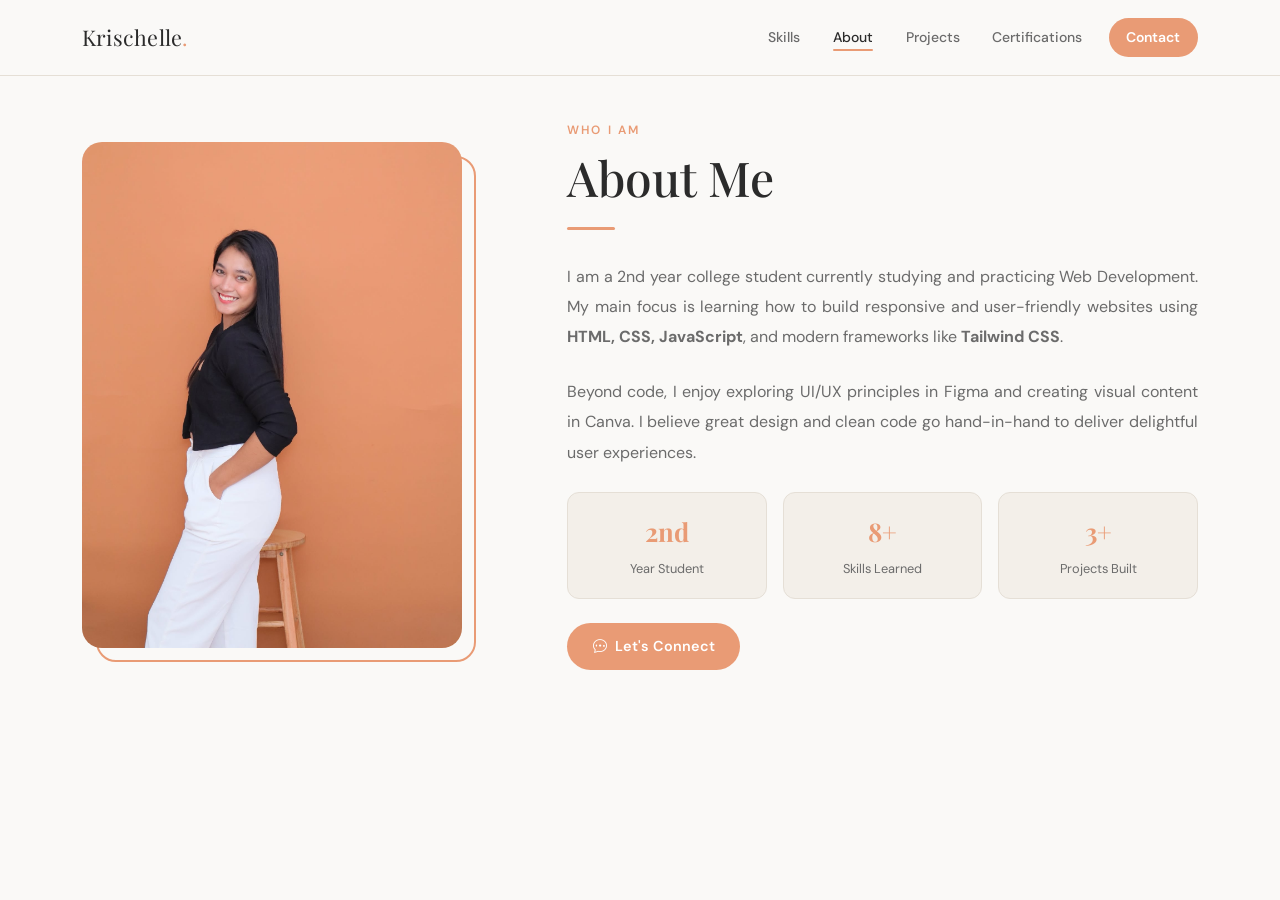
<file: about.html>
<!DOCTYPE html>
<html lang="en">
<head>
  <meta charset="UTF-8" />
  <meta name="viewport" content="width=device-width, initial-scale=1.0" />
  <title>About — Krischelle N. De Villa</title>
  <link href="https://cdn.jsdelivr.net/npm/bootstrap@5.3.3/dist/css/bootstrap.min.css" rel="stylesheet" />
  <link href="https://cdn.jsdelivr.net/npm/bootstrap-icons@1.11.3/font/bootstrap-icons.css" rel="stylesheet" />
  <link href="https://fonts.googleapis.com/css2?family=Playfair+Display:ital,wght@0,400;0,700;1,400&family=DM+Sans:wght@300;400;500;600&display=swap" rel="stylesheet" />
  <link rel="stylesheet" href="styles.css">
</head>
<body>
<nav id="mainNav" class="navbar navbar-expand-lg fixed-top" aria-label="Main navigation">
  <div class="container">
    <a class="navbar-brand" href="index.html">Krischelle<span>.</span></a>
    <button class="navbar-toggler" type="button" data-bs-toggle="collapse" data-bs-target="#navbarContent" aria-controls="navbarContent" aria-expanded="false" aria-label="Toggle navigation">
      <span class="navbar-toggler-icon"></span>
    </button>
    <div class="collapse navbar-collapse justify-content-end" id="navbarContent">
      <ul class="navbar-nav align-items-lg-center gap-lg-1 mt-3 mt-lg-0">
        <li class="nav-item"><a class="nav-link" href="index.html#skills">Skills</a></li>
        <li class="nav-item"><a class="nav-link active" href="about.html">About</a></li>
        <li class="nav-item"><a class="nav-link" href="index.html#projects">Projects</a></li>
        <li class="nav-item"><a class="nav-link" href="index.html#certifications">Certifications</a></li>
        <li class="nav-item"><a class="nav-link nav-cta" href="contact.html">Contact</a></li>
      </ul>
    </div>
  </div>
</nav>

<section id="about" style="padding-top: 120px;">
  <div class="container">
    <div class="row align-items-center g-5">
      <div class="col-lg-5 d-flex justify-content-center justify-content-lg-start">
        <div class="about-img-wrap">
          <img src="hero-profile.jpeg" alt="Krischelle N. De Villa" class="about-photo" />
        </div>
      </div>
      <div class="col-lg-7">
        <p class="section-label">Who I Am</p>
        <h2 class="section-title">About Me</h2>
        <div class="section-divider"></div>
        <p class="mb-4" style="font-size:1rem;color:var(--text-muted);line-height:1.9;text-align:justify;">
          I am a 2nd year college student currently studying and practicing Web Development.
          My main focus is learning how to build responsive and user-friendly websites using
          <strong>HTML, CSS, JavaScript</strong>, and modern frameworks like
          <strong>Tailwind CSS</strong>.
        </p>
        <p class="mb-4" style="font-size:1rem;color:var(--text-muted);line-height:1.9;text-align:justify;">
          Beyond code, I enjoy exploring UI/UX principles in Figma and creating
          visual content in Canva. I believe great design and clean code go
          hand-in-hand to deliver delightful user experiences.
        </p>
        <div class="row g-3 mb-4">
          <div class="col-4">
            <div class="about-stat">
              <strong>2nd</strong>
              <span>Year Student</span>
            </div>
          </div>
          <div class="col-4">
            <div class="about-stat">
              <strong>8+</strong>
              <span>Skills Learned</span>
            </div>
          </div>
          <div class="col-4">
            <div class="about-stat">
              <strong>3+</strong>
              <span>Projects Built</span>
            </div>
          </div>
        </div>
        <a href="contact.html" class="btn-accent">
          <i class="bi bi-chat-dots"></i> Let's Connect
        </a>
      </div>
    </div>
  </div>
</section>

<script src="https://cdn.jsdelivr.net/npm/bootstrap@5.3.3/dist/js/bootstrap.bundle.min.js"></script>
<script>
  document.getElementById('yr').textContent = new Date().getFullYear();
  const nav = document.getElementById('mainNav');
  window.addEventListener('scroll', () => {
    nav.classList.toggle('scrolled', window.scrollY > 40);
  }, { passive: true });
</script>
</body>
</html>
</file>
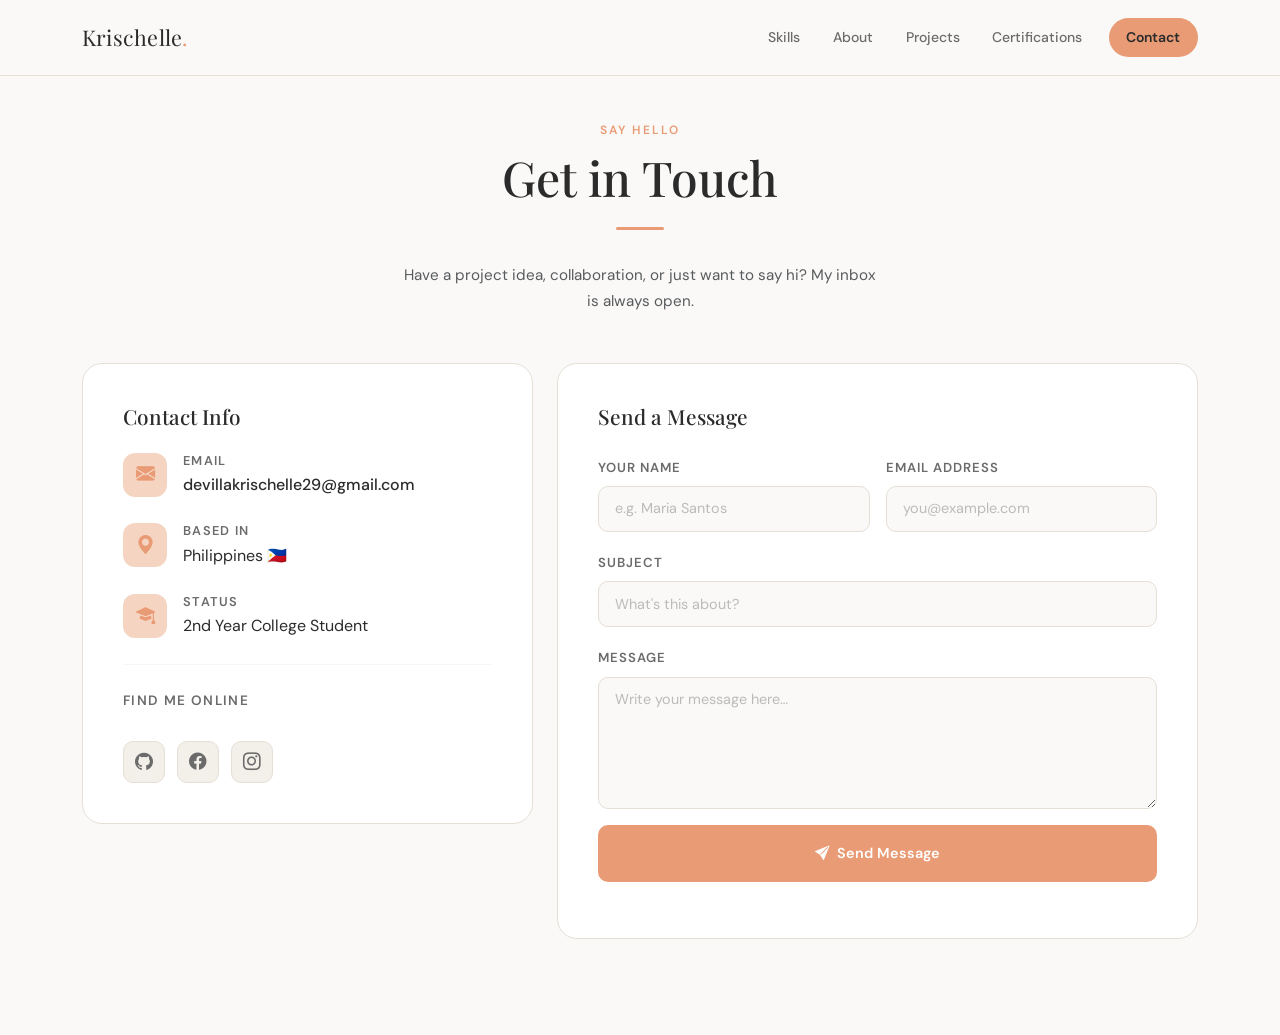
<file: contact.html>
<!DOCTYPE html>
<html lang="en">
<head>
  <meta charset="UTF-8" />
  <meta name="viewport" content="width=device-width, initial-scale=1.0" />
  <title>Contact — Krischelle N. De Villa</title>
  <link href="https://cdn.jsdelivr.net/npm/bootstrap@5.3.3/dist/css/bootstrap.min.css" rel="stylesheet" />
  <link href="https://cdn.jsdelivr.net/npm/bootstrap-icons@1.11.3/font/bootstrap-icons.css" rel="stylesheet" />
  <link href="https://fonts.googleapis.com/css2?family=Playfair+Display:ital,wght@0,400;0,700;1,400&family=DM+Sans:wght@300;400;500;600&display=swap" rel="stylesheet" />
  <link rel="stylesheet" href="styles.css">
</head>
<body>
<nav id="mainNav" class="navbar navbar-expand-lg fixed-top" aria-label="Main navigation">
  <div class="container">
    <a class="navbar-brand" href="index.html">Krischelle<span>.</span></a>
    <button class="navbar-toggler" type="button" data-bs-toggle="collapse" data-bs-target="#navbarContent" aria-controls="navbarContent" aria-expanded="false" aria-label="Toggle navigation">
      <span class="navbar-toggler-icon"></span>
    </button>
    <div class="collapse navbar-collapse justify-content-end" id="navbarContent">
      <ul class="navbar-nav align-items-lg-center gap-lg-1 mt-3 mt-lg-0">
        <li class="nav-item"><a class="nav-link" href="index.html#skills">Skills</a></li>
        <li class="nav-item"><a class="nav-link" href="about.html">About</a></li>
        <li class="nav-item"><a class="nav-link" href="index.html#projects">Projects</a></li>
        <li class="nav-item"><a class="nav-link" href="index.html#certifications">Certifications</a></li>
        <li class="nav-item"><a class="nav-link nav-cta active" href="contact.html">Contact</a></li>
      </ul>
    </div>
  </div>
</nav>

<section id="contact" style="padding-top: 120px;">
  <div class="container">
    <div class="text-center mb-5">
      <p class="section-label">Say Hello</p>
      <h2 class="section-title">Get in Touch</h2>
      <div class="section-divider mx-auto"></div>
      <p class="text-muted mx-auto" style="max-width:480px;font-size:.95rem;">
        Have a project idea, collaboration, or just want to say hi?
        My inbox is always open.
      </p>
    </div>
    <div class="row g-4 align-items-start">
      <div class="col-lg-5">
        <div class="contact-card h-100">
          <h4 style="font-size:1.3rem;margin-bottom:1.5rem;">Contact Info</h4>
          <div class="contact-info-item">
            <div class="contact-icon"><i class="bi bi-envelope-fill"></i></div>
            <div>
              <h6>Email</h6>
              <a href="mailto:devillakrischelle29@gmail.com">devillakrischelle29@gmail.com</a>
            </div>
          </div>
          <div class="contact-info-item">
            <div class="contact-icon"><i class="bi bi-geo-alt-fill"></i></div>
            <div>
              <h6>Based In</h6>
              <span>Philippines 🇵🇭</span>
            </div>
          </div>
          <div class="contact-info-item">
            <div class="contact-icon"><i class="bi bi-mortarboard-fill"></i></div>
            <div>
              <h6>Status</h6>
              <span>2nd Year College Student</span>
            </div>
          </div>
          <hr style="border-color:var(--border);margin:1.5rem 0;" />
          <p style="font-size:.85rem;font-weight:600;color:var(--text-muted);text-transform:uppercase;letter-spacing:.1em;margin-bottom:.75rem;">
            Find Me Online
          </p>
          <div class="social-links">
            <a href="https://github.com/Krischelledv" class="social-link" aria-label="GitHub">
              <i class="bi bi-github"></i>
            </a>
            <a href="https://www.facebook.com/kedvlla?rdid=HtOfgwgCRjmj9vy3&share_url=https%3A%2F%2Fwww.facebook.com%2Fshare%2F1NdjQKnb3G%2F" class="social-link" aria-label="Facebook">
              <i class="bi bi-facebook"></i>
            </a>
            <a href="https://www.instagram.com/krischelle.dvll?igsh=b2VoeWIwMWd4cmJo" class="social-link" aria-label="Instagram">
              <i class="bi bi-instagram"></i>
            </a>
          </div>
        </div>
      </div>
      <div class="col-lg-7">
        <div class="contact-card">
          <h4 style="font-size:1.3rem;margin-bottom:1.5rem;">Send a Message</h4>
          <form id="contactForm" novalidate>
            <div class="row g-3">
              <div class="col-sm-6">
                <label for="contactName" class="form-label">Your Name</label>
                <input type="text" id="contactName" name="name" class="form-control" placeholder="e.g. Maria Santos" required autocomplete="name" />
              </div>
              <div class="col-sm-6">
                <label for="contactEmail" class="form-label">Email Address</label>
                <input type="email" id="contactEmail" name="email" class="form-control" placeholder="you@example.com" required autocomplete="email" />
              </div>
              <div class="col-12">
                <label for="contactSubject" class="form-label">Subject</label>
                <input type="text" id="contactSubject" name="subject" class="form-control" placeholder="What's this about?" />
              </div>
              <div class="col-12">
                <label for="contactMessage" class="form-label">Message</label>
                <textarea id="contactMessage" name="message" class="form-control" placeholder="Write your message here…" rows="5" required></textarea>
              </div>
              <div class="col-12">
                <button type="submit" class="btn-accent w-100 justify-content-center py-3" id="submitBtn" style="border-radius:10px;">
                  <i class="bi bi-send-fill"></i> Send Message
                </button>
                <div id="formFeedback" class="mt-3" aria-live="polite"></div>
              </div>
            </div>
          </form>
        </div>
      </div>
    </div>
  </div>
</section>

<script src="https://cdn.jsdelivr.net/npm/bootstrap@5.3.3/dist/js/bootstrap.bundle.min.js"></script>
<script>
  document.getElementById('yr').textContent = new Date().getFullYear();
  const nav = document.getElementById('mainNav');
  window.addEventListener('scroll', () => {
    nav.classList.toggle('scrolled', window.scrollY > 40);
  }, { passive: true });
  document.getElementById('contactForm').addEventListener('submit', function(e) {
    e.preventDefault();
    const btn = document.getElementById('submitBtn');
    const fb = document.getElementById('formFeedback');
    btn.innerHTML = '<i class="bi bi-hourglass-split"></i> Sending…';
    btn.disabled = true;
    setTimeout(() => {
      btn.innerHTML = '<i class="bi bi-check-circle-fill"></i> Message Sent!';
      btn.style.background = '#4caf82';
      fb.innerHTML = '<p style="color:#4caf82;font-size:.88rem;"><i class="bi bi-check-circle"></i> Thanks! I\'ll get back to you soon.</p>';
      this.reset();
      setTimeout(() => {
        btn.innerHTML = '<i class="bi bi-send-fill"></i> Send Message';
        btn.style.background = '';
        btn.disabled = false;
        fb.innerHTML = '';
      }, 4000);
    }, 1400);
  });
</script>
</body>
</html>
</file>
<file: styles.css>
/* ─── CSS Variables ─── */
    :root {
      --accent:       #e99b75;
      --accent-dark:  #d4825a;
      --accent-light: #f5d5c2;
      --bg:           #faf9f7;
      --bg-alt:       #f3efe9;
      --text:         #2b2b2b;
      --text-muted:   #6b6b6b;
      --border:       #e5dfd6;
      --white:        #ffffff;
    }

    /* ─── Base ─── */
    *, *::before, *::after { box-sizing: border-box; margin: 0; padding: 0; }

    html { scroll-behavior: smooth; }

    body {
      font-family: 'DM Sans', sans-serif;
      background-color: var(--bg);
      color: var(--text);
      line-height: 1.75;
      overflow-x: hidden;
    }

    h1, h2, h3, h4 {
      font-family: 'Playfair Display', serif;
      color: var(--text);
    }

    a { text-decoration: none; color: inherit; }

    img { display: block; max-width: 100%; }

    section { padding: 96px 0; }

    /* ─── Section Label ─── */
    .section-label {
      font-family: 'DM Sans', sans-serif;
      font-size: .75rem;
      font-weight: 600;
      letter-spacing: .18em;
      text-transform: uppercase;
      color: var(--accent);
      margin-bottom: .5rem;
    }

    .section-title {
      font-size: clamp(2rem, 4vw, 3rem);
      line-height: 1.2;
      margin-bottom: 1.25rem;
    }

    .section-divider {
      width: 48px;
      height: 3px;
      background: var(--accent);
      border-radius: 2px;
      margin-bottom: 2rem;
    }

    /* ─── Navbar ─── */
    #mainNav {
      background: rgba(250, 249, 247, 0.92);
      backdrop-filter: blur(12px);
      -webkit-backdrop-filter: blur(12px);
      border-bottom: 1px solid var(--border);
      transition: box-shadow .3s;
      padding: .85rem 0;
    }

    #mainNav.scrolled { box-shadow: 0 4px 24px rgba(0,0,0,.07); }

    .navbar-brand {
      font-family: 'Playfair Display', serif;
      font-size: 1.35rem;
      color: var(--text) !important;
      letter-spacing: .01em;
    }

    .navbar-brand span { color: var(--accent); }

    .navbar-toggler { border: none; padding: 0; }
    .navbar-toggler:focus { box-shadow: none; }
    .navbar-toggler-icon {
      background-image: url("data:image/svg+xml,%3csvg xmlns='http://www.w3.org/2000/svg' viewBox='0 0 30 30'%3e%3cpath stroke='%232b2b2b' stroke-linecap='round' stroke-miterlimit='10' stroke-width='2' d='M4 7h22M4 15h22M4 23h22'/%3e%3c/svg%3e");
    }

    .nav-link {
      font-size: .875rem;
      font-weight: 500;
      color: var(--text-muted) !important;
      padding: .35rem .9rem !important;
      border-radius: 6px;
      transition: color .2s, background .2s;
      position: relative;
    }

    .nav-link::after {
      content: '';
      position: absolute;
      bottom: 4px; left: 50%; right: 50%;
      height: 2px;
      background: var(--accent);
      border-radius: 1px;
      transition: left .25s, right .25s;
    }

    .nav-link:hover, .nav-link.active {
      color: var(--text) !important;
    }

    .nav-link:hover::after, .nav-link.active::after {
      left: .9rem;
      right: .9rem;
    }

    .nav-cta {
      background: var(--accent);
      color: var(--white) !important;
      padding: .45rem 1.1rem !important;
      border-radius: 50px;
      font-weight: 600;
      margin-left: .5rem;
      transition: background .2s, transform .2s !important;
    }

    .nav-cta::after { display: none !important; }
    .nav-cta:hover { background: var(--accent-dark) !important; transform: translateY(-1px); }

    /* ─── Hero ─── */
    #hero {
      min-height: 100svh;
      display: flex;
      align-items: center;
      background-color: var(--bg);
      padding-top: 80px;
      position: relative;
      overflow: hidden;
    }

    /* Decorative blobs */
    #hero::before {
      content: '';
      position: absolute;
      width: 520px; height: 520px;
      background: radial-gradient(circle, var(--accent-light) 0%, transparent 70%);
      border-radius: 50%;
      top: -120px; right: -100px;
      opacity: .55;
      pointer-events: none;
    }

    #hero::after {
      content: '';
      position: absolute;
      width: 320px; height: 320px;
      background: radial-gradient(circle, #f9e4d6 0%, transparent 70%);
      border-radius: 50%;
      bottom: -80px; left: -60px;
      opacity: .5;
      pointer-events: none;
    }

    .hero-tag {
      display: inline-flex;
      align-items: center;
      gap: .5rem;
      background: var(--accent-light);
      color: var(--accent-dark);
      font-size: .8rem;
      font-weight: 600;
      letter-spacing: .12em;
      text-transform: uppercase;
      padding: .35rem .85rem;
      border-radius: 50px;
      margin-bottom: 1.5rem;
    }

    .hero-title {
      font-size: clamp(2.4rem, 5.5vw, 4.2rem);
      line-height: 1.1;
      margin-bottom: 1.4rem;
    }

    .hero-title .accent { color: var(--accent); font-style: italic; }

    .hero-subtitle {
      font-size: 1.05rem;
      color: var(--text-muted);
      max-width: 520px;
      margin-bottom: 2.2rem;
    }

    .btn-accent {
      background: var(--accent);
      color: var(--white);
      border: none;
      padding: .7rem 1.6rem;
      border-radius: 50px;
      font-weight: 600;
      font-size: .9rem;
      transition: background .22s, transform .22s, box-shadow .22s;
      display: inline-flex;
      align-items: center;
      gap: .5rem;
    }

    .btn-accent:hover {
      background: var(--accent-dark);
      color: var(--white);
      transform: translateY(-2px);
      box-shadow: 0 8px 20px rgba(233,155,117,.35);
    }

    .btn-outline-accent {
      background: transparent;
      color: var(--accent);
      border: 2px solid var(--accent);
      padding: .65rem 1.5rem;
      border-radius: 50px;
      font-weight: 600;
      font-size: .9rem;
      transition: all .22s;
      display: inline-flex;
      align-items: center;
      gap: .5rem;
    }

    .btn-outline-accent:hover {
      background: var(--accent);
      color: var(--white);
      transform: translateY(-2px);
    }

    /* Hero image area */
    .hero-img-wrap {
      position: relative;
      width: 100%;
      max-width: 380px;
      margin: 0 auto;
    }

    .hero-img-wrap::before {
      content: '';
      position: absolute;
      inset: -12px;
      border: 2px dashed var(--accent-light);
      border-radius: 28px;
      z-index: 0;
    }

    .hero-img-wrap img,
    .hero-img-placeholder {
      width: 100%;
      aspect-ratio: 4/5;
      object-fit: cover;
      border-radius: 24px;
      position: relative;
      z-index: 1;
    }

    .hero-img-placeholder {
      background: linear-gradient(135deg, var(--accent-light) 0%, #f3ded2 100%);
      display: flex;
      flex-direction: column;
      align-items: center;
      justify-content: center;
      gap: .75rem;
      color: var(--accent-dark);
    }

    .hero-img-placeholder i { font-size: 3.5rem; opacity: .6; }
    .hero-img-placeholder p { font-size: .85rem; font-weight: 500; opacity: .75; }

    /* Floating badge */
    .hero-badge {
      position: absolute;
      bottom: 24px; left: -20px;
      background: var(--white);
      border: 1px solid var(--border);
      border-radius: 14px;
      padding: .7rem 1rem;
      display: flex;
      align-items: center;
      gap: .6rem;
      box-shadow: 0 8px 24px rgba(0,0,0,.1);
      z-index: 2;
      animation: float 3s ease-in-out infinite;
    }

    @keyframes float {
      0%, 100% { transform: translateY(0); }
      50% { transform: translateY(-8px); }
    }

    .hero-badge .bi { font-size: 1.4rem; color: var(--accent); }
    .hero-badge-text { font-size: .78rem; line-height: 1.3; }
    .hero-badge-text strong { display: block; font-weight: 600; }
    .hero-badge-text span { color: var(--text-muted); }

    /* Scroll indicator */
    .scroll-hint {
      position: absolute;
      bottom: 2rem; left: 50%;
      transform: translateX(-50%);
      display: flex;
      flex-direction: column;
      align-items: center;
      gap: .4rem;
      color: var(--text-muted);
      font-size: .75rem;
      letter-spacing: .1em;
      text-transform: uppercase;
      animation: bounce 2s ease-in-out infinite;
    }

    @keyframes bounce {
      0%, 100% { transform: translateX(-50%) translateY(0); }
      50% { transform: translateX(-50%) translateY(6px); }
    }

    /* ─── Skills ─── */
    #skills { background: var(--bg-alt); }

    .skill-card {
      background: var(--white);
      border: 1px solid var(--border);
      border-radius: 16px;
      padding: 1.6rem 1.4rem;
      transition: transform .25s, box-shadow .25s, border-color .25s;
      height: 100%;
      position: relative;
      overflow: hidden;
    }

    .skill-card::before {
      content: '';
      position: absolute;
      top: 0; left: 0; right: 0;
      height: 3px;
      background: var(--accent);
      transform: scaleX(0);
      transition: transform .3s;
      transform-origin: left;
    }

    .skill-card:hover { transform: translateY(-5px); box-shadow: 0 12px 32px rgba(0,0,0,.09); border-color: var(--accent-light); }
    .skill-card:hover::before { transform: scaleX(1); }

    .skill-icon {
      width: 48px; height: 48px;
      background: var(--accent-light);
      border-radius: 12px;
      display: flex;
      align-items: center;
      justify-content: center;
      margin-bottom: 1rem;
      font-size: 1.4rem;
      color: var(--accent-dark);
    }

    .skill-card h5 {
      font-family: 'DM Sans', sans-serif;
      font-size: .95rem;
      font-weight: 600;
      margin-bottom: .35rem;
    }

    .skill-card p {
      font-size: .82rem;
      color: var(--text-muted);
      margin: 0;
    }

    /* ─── About ─── */
    .about-img-wrap {
      position: relative;
      max-width: 380px;
    }

    .about-img-wrap::after {
      content: '';
      position: absolute;
      width: 100%; height: 100%;
      border: 2px solid var(--accent);
      border-radius: 20px;
      top: 14px; left: 14px;
      z-index: 0;
    }

    /* =====================================================
       PHOTO REPLACEMENT GUIDE
       -------------------------------------------------------
       Replace the <div class="about-placeholder"> block below
       with:
         <img src="YOUR_PHOTO.jpg"
              alt="Krischelle N. De Villa"
              class="about-photo" />
       Then remove the about-placeholder div entirely.
    ===================================================== */
    .about-photo,
    .about-placeholder {
      width: 100%;
      aspect-ratio: 3/4;
      object-fit: cover;
      border-radius: 20px;
      position: relative;
      z-index: 1;
    }

    .about-placeholder {
      background: linear-gradient(145deg, var(--accent-light), #eed7c9);
      display: flex;
      flex-direction: column;
      align-items: center;
      justify-content: center;
      gap: .75rem;
      color: var(--accent-dark);
    }

    .about-placeholder i { font-size: 4rem; opacity: .55; }

    .about-placeholder p {
      font-size: .82rem;
      font-weight: 500;
      opacity: .7;
      text-align: center;
      padding: 0 1rem;
    }

    .about-stat {
      background: var(--bg-alt);
      border: 1px solid var(--border);
      border-radius: 12px;
      padding: 1rem 1.25rem;
      text-align: center;
    }

    .about-stat strong {
      display: block;
      font-family: 'Playfair Display', serif;
      font-size: 1.6rem;
      color: var(--accent);
    }

    .about-stat span {
      font-size: .8rem;
      color: var(--text-muted);
    }

    /* ─── Projects ─── */
    #projects { background: var(--bg-alt); }

    .project-card {
      background: var(--white);
      border: 1px solid var(--border);
      border-radius: 20px;
      overflow: hidden;
      transition: transform .28s, box-shadow .28s;
      height: 100%;
      display: flex;
      flex-direction: column;
    }

    .project-card:hover {
      transform: translateY(-6px);
      box-shadow: 0 16px 40px rgba(0,0,0,.1);
    }

    .project-thumb {
      width: 100%;
      height: 180px;
      position: relative;
      overflow: hidden;
    }

    .project-thumb img {
      width: 100%;
      height: 100%;
      object-fit: cover;
      display: block;
    }

    .project-tag {
      position: absolute;
      top: .75rem; right: .75rem;
      background: rgba(255,255,255,.85);
      backdrop-filter: blur(6px);
      color: var(--text);
      font-size: .7rem;
      font-weight: 600;
      padding: .25rem .65rem;
      border-radius: 50px;
    }

    .project-body {
      padding: 1.4rem;
      flex: 1;
      display: flex;
      flex-direction: column;
    }

    .project-body h5 {
      font-family: 'DM Sans', sans-serif;
      font-weight: 700;
      font-size: 1rem;
      margin-bottom: .5rem;
    }

    .project-body p {
      font-size: .85rem;
      color: var(--text-muted);
      flex: 1;
      margin-bottom: 1rem;
    }

    .project-tech {
      display: flex;
      flex-wrap: wrap;
      gap: .4rem;
      margin-bottom: 1rem;
    }

    .tech-badge {
      background: var(--accent-light);
      color: var(--accent-dark);
      font-size: .7rem;
      font-weight: 600;
      padding: .2rem .65rem;
      border-radius: 50px;
    }

    .project-links { display: flex; gap: .6rem; }

    .project-link {
      font-size: .8rem;
      font-weight: 600;
      color: var(--accent);
      display: inline-flex;
      align-items: center;
      gap: .3rem;
      transition: color .2s;
    }

    .project-link:hover { color: var(--accent-dark); }

    /* ─── Carousel ─── */
    #carousel-section {
      background: var(--text);
      padding: 80px 0;
      overflow: hidden;
    }

    #carousel-section .section-label { color: var(--accent); }
    #carousel-section .section-title { color: var(--white); }
    #carousel-section .section-divider { background: var(--accent); }

    .carousel.slide {
      max-width: 800px;
      margin: 0 auto;
    }

    .carousel-inner { border-radius: 20px; overflow: hidden; }

    .carousel-control-prev,
    .carousel-control-next {
      width: 48px; height: 48px;
      background: var(--accent);
      border-radius: 50%;
      top: 50%; transform: translateY(-50%);
      opacity: 1;
      margin: 0 1rem;
    }

    .carousel-control-prev { left: .5rem; }
    .carousel-control-next { right: .5rem; }

    .carousel-control-prev:hover,
    .carousel-control-next:hover { background: var(--accent-dark); }

    .carousel-indicators [data-bs-target] {
      width: 8px; height: 8px;
      border-radius: 50%;
      background: rgba(255,255,255,.4);
      border: none;
      transition: background .2s, transform .2s;
    }

    .carousel-indicators .active {
      background: var(--accent);
      transform: scale(1.3);
    }

    /* ─── Contact ─── */
    .contact-card {
      background: var(--white);
      border: 1px solid var(--border);
      border-radius: 20px;
      padding: 2.5rem;
    }

    .contact-info-item {
      display: flex;
      align-items: flex-start;
      gap: 1rem;
      margin-bottom: 1.5rem;
    }

    .contact-info-item:last-child { margin-bottom: 0; }

    .contact-icon {
      width: 44px; height: 44px;
      background: var(--accent-light);
      border-radius: 12px;
      display: flex;
      align-items: center;
      justify-content: center;
      font-size: 1.2rem;
      color: var(--accent);
      flex-shrink: 0;
    }

    .contact-info-item h6 {
      font-family: 'DM Sans', sans-serif;
      font-size: .8rem;
      font-weight: 600;
      text-transform: uppercase;
      letter-spacing: .1em;
      color: var(--text-muted);
      margin-bottom: .2rem;
    }

    .contact-info-item a {
      color: var(--text);
      font-weight: 500;
      transition: color .2s;
    }

    .contact-info-item a:hover { color: var(--accent); }

    .social-links { display: flex; gap: .75rem; margin-top: 1.75rem; }

    .social-link {
      width: 42px; height: 42px;
      background: var(--bg-alt);
      border: 1px solid var(--border);
      border-radius: 10px;
      display: flex;
      align-items: center;
      justify-content: center;
      font-size: 1.1rem;
      color: var(--text-muted);
      transition: background .22s, color .22s, border-color .22s, transform .22s;
    }

    .social-link:hover {
      background: var(--accent);
      color: var(--white);
      border-color: var(--accent);
      transform: translateY(-3px);
    }

    /* Form */
    .form-label {
      font-size: .82rem;
      font-weight: 600;
      color: var(--text-muted);
      text-transform: uppercase;
      letter-spacing: .08em;
      margin-bottom: .4rem;
    }

    .form-control {
      border: 1px solid var(--border);
      border-radius: 10px;
      padding: .7rem 1rem;
      font-family: 'DM Sans', sans-serif;
      font-size: .9rem;
      background: var(--bg);
      color: var(--text);
      transition: border-color .2s, box-shadow .2s;
    }

    .form-control:focus {
      border-color: var(--accent);
      box-shadow: 0 0 0 3px rgba(233,155,117,.15);
      background: var(--white);
      outline: none;
    }

    .form-control::placeholder { color: #bbb; }

    textarea.form-control { resize: vertical; min-height: 120px; }

    /* ─── Footer ─── */
    footer {
      background: var(--text);
      color: rgba(255,255,255,.55);
      padding: 2.5rem 0;
      font-size: .85rem;
    }

    footer .brand {
      font-family: 'Playfair Display', serif;
      font-size: 1.1rem;
      color: var(--white);
    }

    footer .brand span { color: var(--accent); }

    footer a { color: rgba(255,255,255,.55); transition: color .2s; }
    footer a:hover { color: var(--accent); }

    /* ─── Utility ─── */
    .fade-up {
      opacity: 0;
      transform: translateY(28px);
      transition: opacity .6s ease, transform .6s ease;
    }

    .fade-up.visible {
      opacity: 1;
      transform: translateY(0);
    }

    /* Stagger delays */
    .delay-1 { transition-delay: .1s; }
    .delay-2 { transition-delay: .2s; }
    .delay-3 { transition-delay: .3s; }
    .delay-4 { transition-delay: .4s; }

    /* ─── Responsive Tweaks ─── */
    @media (max-width: 767.98px) {
      section { padding: 64px 0; }
      #hero { padding-top: 80px; min-height: auto; padding-bottom: 60px; }
      .hero-badge { left: 0; bottom: 16px; }
      .about-img-wrap { max-width: 280px; margin: 0 auto 2rem; }
    }
</file>
